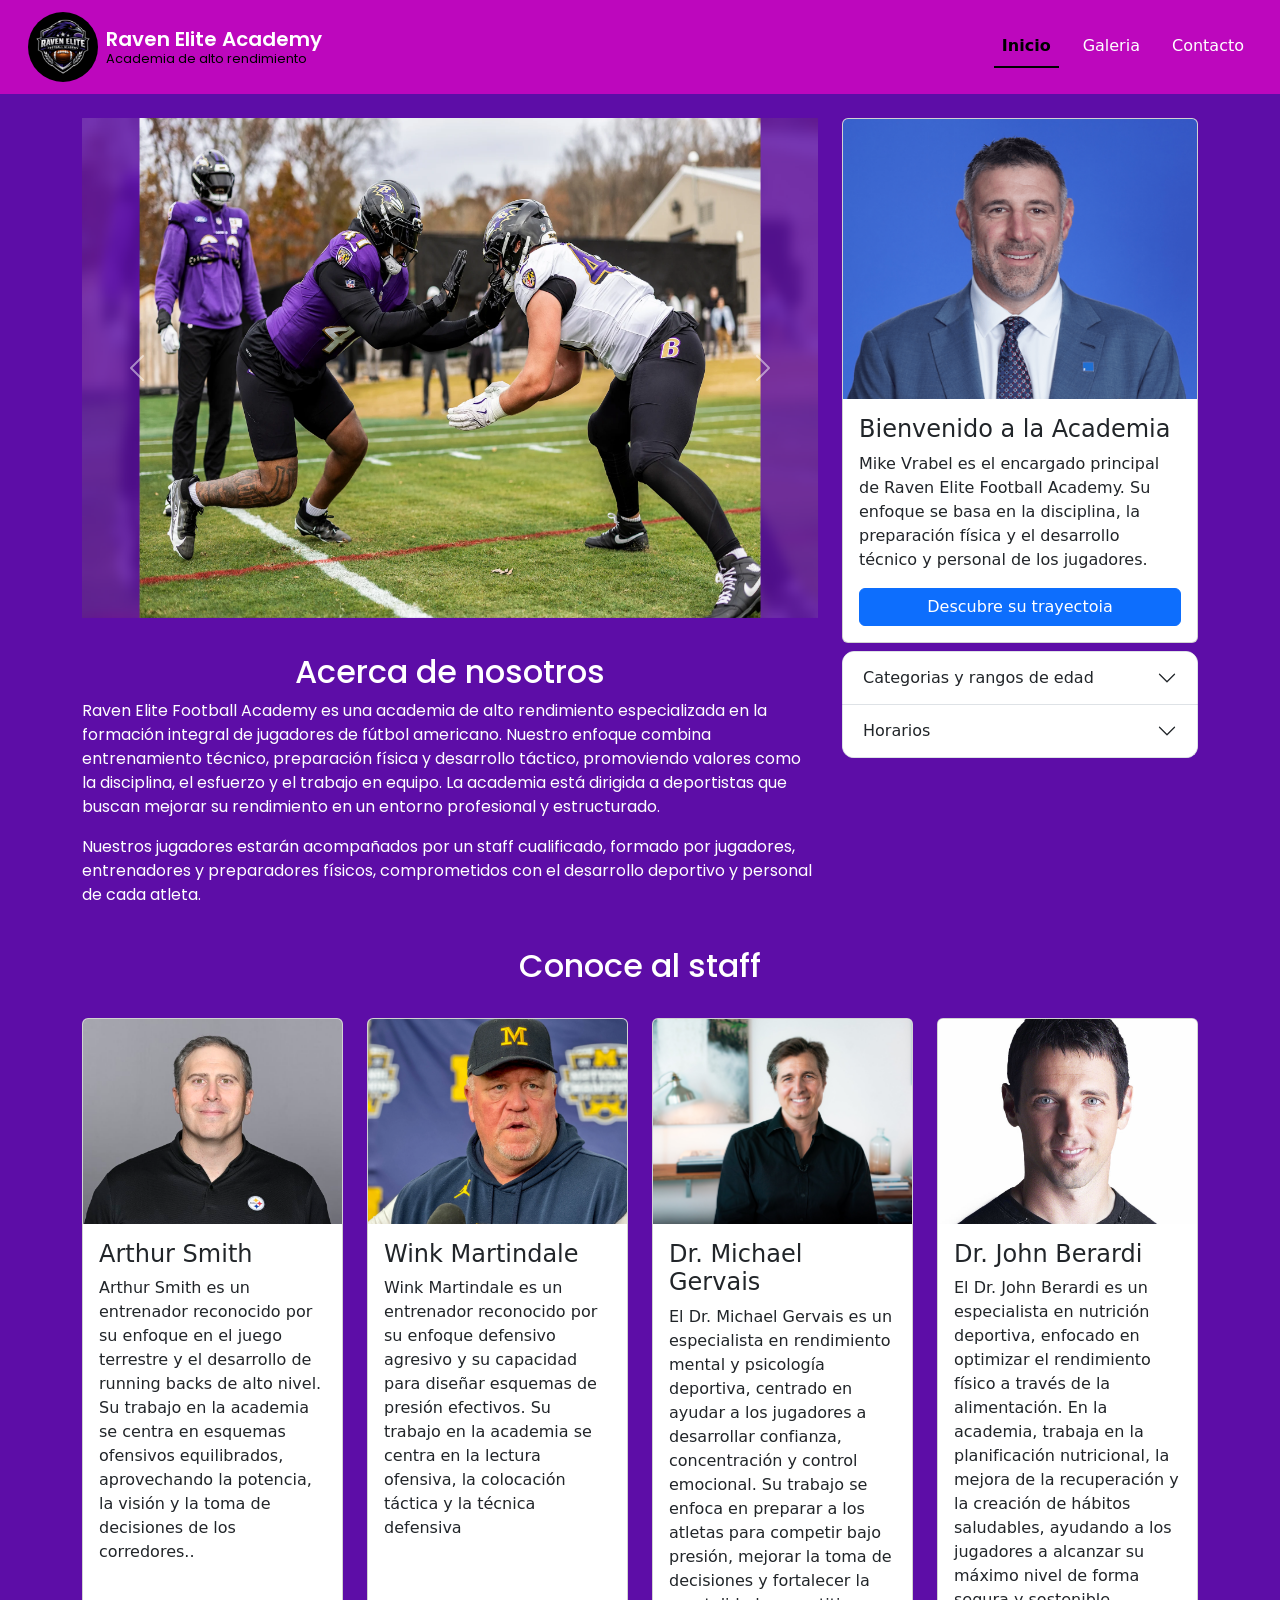
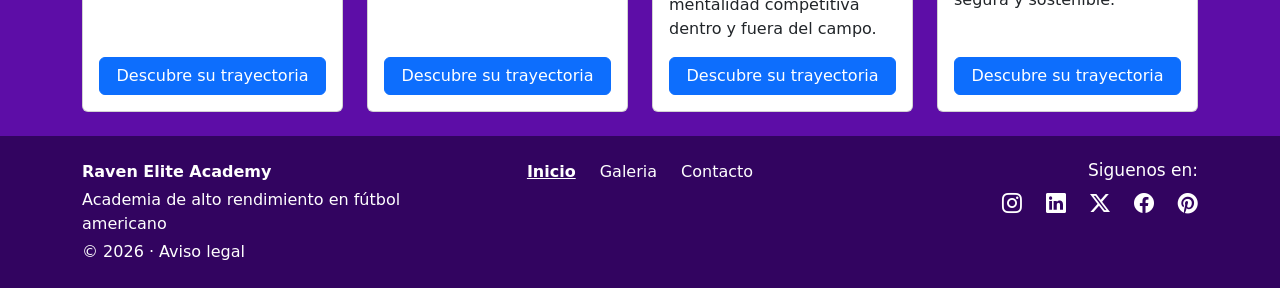
<file: index.html>
<!DOCTYPE html>
<html lang="es">
<head>
    <meta charset="UTF-8">
    <meta name="viewport" content="width=device-width, initial-scale=1.0">
    <title>Raven Elite Academy</title>
    <!--Links-->
    <!--Bootstrap-->
    <link href="https://cdn.jsdelivr.net/npm/bootstrap@5.0.2/dist/css/bootstrap.min.css" rel="stylesheet" integrity="sha384-EVSTQN3/azprG1Anm3QDgpJLIm9Nao0Yz1ztcQTwFspd3yD65VohhpuuCOmLASjC" crossorigin="anonymous">
    <!--Fuente de letra: Poppin-->
    <link href="https://fonts.googleapis.com/css2?family=Poppins:wght@300;400;600;700&display=swap" rel="stylesheet">
    <!--Fuente iconos redes sociales-->
    <link rel="stylesheet" href="https://cdn.jsdelivr.net/npm/bootstrap-icons@1.11.1/font/bootstrap-icons.css">
    <!--CSS-->
    <link rel="stylesheet" href="css/style.css">
</head>
<body>
    <header>
    <nav class="navbar navbar-expand-lg navbar-light ">
    <div class="container-fluid">
        <img class="brand-logo me-2" src="assets/images/logo/logo-academia.png" alt="Imagen Loco" width="70" height="70">
        <div class="navbar-title">
            <a class="navbar-brand mb-0" href="index.html">Raven Elite Academy</a>
            <small class="navbar-subtitle">Academia de alto rendimiento</small>
        </div>
        <button class="navbar-toggler ms-auto" type="button" data-bs-toggle="collapse" data-bs-target="#navbarNav" aria-controls="navbarNav" aria-expanded="false" aria-label="Toggle navigation">
        <span class="navbar-toggler-icon"></span>
        </button>
    <div class="collapse navbar-collapse" id="navbarNav">
        <ul class="navbar-nav ms-auto">
            <li class="nav-item">
            <a class="nav-link active" aria-current="page" href="index.html">Inicio</a>
            </li>
            <li class="nav-item">
            <a class="nav-link" href="views/galeria.html">Galeria</a>
            </li>
            <li class="nav-item">
            <a class="nav-link" href="views/contacto.html">Contacto</a>
        </li>
        </ul>
    </div>
    </div>
    </nav>
</header>

<main>
    
    <div class="container my-4">
        <!--Imagenes de carousel y card de presentacion-->
        <div class="row g-4 align-items-stretch">
            <!--Imagenes carousel-->
            <div class="col-lg-8 col-sm-12">
                <div id="carouselExampleInterval" class="carousel slide carousel-home w-100" data-bs-ride="carousel">
                    <div class="carousel-inner">
                    <div class="carousel-item active" data-bs-interval="2000">
                        <img src="assets/images/carousel/entrenamiento-1.webp" class="d-block w-100" alt="Imagen1" width="500" height="500">
                    </div>
                    <div class="carousel-item" data-bs-interval="2000">
                        <img src="assets/images/carousel/entrenamiento-2.webp" class="d-block w-100" alt="Imagen2" width="500" height="500">
                    </div>
                    <div class="carousel-item" data-bs-interval="2000">
                        <img src="assets/images/carousel/entrenamiento-3.webp" class="d-block w-100" alt="Imagen3" width="500" height="500">
                    </div>
                    <div class="carousel-item" data-bs-interval="2000">
                        <img src="assets/images/carousel/entrenamiento-4.webp" class="d-block w-100" alt="Imagen4" width="500" height="500">
                    </div>
                    <div class="carousel-item" data-bs-interval="2000">
                        <img src="assets/images/carousel/entrenamiento-5.webp" class="d-block w-100" alt="Imagen5" width="500" height="500">
                    </div>
                    <div class="carousel-item" data-bs-interval="2000">
                        <img src="assets/images/carousel/entrenamiento-6.webp" class="d-block w-100" alt="Imagen6" width="500" height="500">
                    </div>
                    <div class="carousel-item" data-bs-interval="2000">
                        <img src="assets/images/carousel/entrenamiento-7.webp" class="d-block w-100" alt="Imagen7" width="500" height="500">
                    </div>
                    <div class="carousel-item" data-bs-interval="2000">
                        <img src="assets/images/carousel/entrenamiento-8.webp" class="d-block w-100" alt="Imagen8" width="500" height="500">
                    </div>
                    </div>
                        <button class="carousel-control-prev" type="button" data-bs-target="#carouselExampleInterval" data-bs-slide="prev">
                        <span class="carousel-control-prev-icon" aria-hidden="true"></span>
                        <span class="visually-hidden">Previous</span>
                        </button>
                        <button class="carousel-control-next" type="button" data-bs-target="#carouselExampleInterval" data-bs-slide="next">
                        <span class="carousel-control-next-icon" aria-hidden="true"></span>
                        <span class="visually-hidden">Next</span>
                        </button>
                </div>
            </div>
            <!--Card de presentacion-->
            <div class="col-lg-4 col-sm-12">
                <div class="card card-staff " >
                    <img src="assets/images/card/presentacion/entrenador.jpg" class="card-img-top card-img-fixed" alt="Imagen presentacion" width="300" height="320">
                <div class="card-body ">
                    <h4 class="card-title">Bienvenido a la Academia</h4>
                    <p class="card-text">Mike Vrabel es el encargado principal de Raven Elite Football Academy. Su enfoque se basa en la disciplina, la preparación física y el desarrollo técnico y personal de los jugadores.</p>
                    <a href="https://www.patriots.com/team/coaches-roster/mike-vrabel" class="btn btn-primary w-100">Descubre su trayectoia</a>
                </div>
                </div>
            </div>
        </div>

        <!--Introducción y accordion-->
        <div class="row">
            <!--Introducción-->
            <div class="col-lg-8 col-sm-12">
                <h3 class="title-intr">Acerca de nosotros</h3>
                <p class="paraf-intr">Raven Elite Football Academy es una academia de alto rendimiento especializada en la formación integral de jugadores de fútbol americano. Nuestro enfoque combina entrenamiento técnico, preparación física y desarrollo táctico, promoviendo valores como la disciplina, el esfuerzo y el trabajo en equipo. La academia está dirigida a deportistas que buscan mejorar su rendimiento en un entorno profesional y estructurado.</p>
                <p class="paraf-intr">Nuestros jugadores estarán acompañados por un staff cualificado, formado por jugadores, entrenadores y preparadores físicos, comprometidos con el desarrollo deportivo y personal de cada atleta. </p>
            </div>
            <div class="col-lg-4 col-sm-12">
                <div class="accordion mt-2" id="accordionFlushExample">
                <div class="accordion-item">
                <h2 class="accordion-header" id="flush-headingOne">
                <button class="accordion-button collapsed" type="button" data-bs-toggle="collapse" data-bs-target="#flush-collapseOne" aria-expanded="false" aria-controls="flush-collapseOne">
                Categorias y rangos de edad
                </button>
                </h2>
            <div id="flush-collapseOne" class="accordion-collapse collapse"  data-bs-parent="#accordionFlushExample">
            <div class="accordion-body">
                <ul>
                    <li>High School: 12-15 años</li>
                    <li>College: 15-19 años</li>
                    <li>NFL: 19-30 años</li>
                </ul>
            </div>
            </div>
            </div>
            <div class="accordion-item">
                <h2 class="accordion-header" id="flush-headingTwo">
                <button class="accordion-button collapsed" type="button" data-bs-toggle="collapse" data-bs-target="#flush-collapseTwo" aria-expanded="false" aria-controls="flush-collapseTwo">
                Horarios
                </button>
                </h2>
            <div id="flush-collapseTwo" class="accordion-collapse collapse"  data-bs-parent="#accordionFlushExample">
            <div class="accordion-body">
                <ul>
                    <li>High School: L-V: 15:00-15:00 S-D: 12:00-13:00</li>
                    <li>College: L-V: 11:00-13:00 S-D: 16:00-18:00</li>
                    <li>NFL: L-V: 18:00-21:00 D: 17:00-21:00</li>
                </ul>
            </div>
            </div>
            </div>
            </div>
            </div>
        </div>
        <!--Cards del staff-->

        <div class="row g-4 align-items-stretch">
            <h3 class="title-intr mt-5">Conoce al staff</h3>
            <div class="col-lg-3 col-sm-12">
                <div class="card w-100 h-100 " >
                    <img src="assets/images/card/staff/coordinador-ofensivo.jpg" class="card-img-top staff-img" alt="Coordinador ofensivo" width="300" height="205">
                <div class="card-body d-flex flex-column">
                    <h4 class="card-title">Arthur Smith</h4>
                    <p class="card-text">Arthur Smith es un entrenador reconocido por su enfoque en el juego terrestre y el desarrollo de running backs de alto nivel. Su trabajo en la academia se centra en esquemas ofensivos equilibrados, aprovechando la potencia, la visión y la toma de decisiones de los corredores..</p>
                    <a href="https://en.wikipedia.org/wiki/Arthur_Smith_(American_football,_born_1982)" class="btn btn-primary mt-auto w-100">Descubre su trayectoria</a>
                </div>
                </div>
            </div>
            <div class="col-lg-3 col-sm-12">
                <div class="card w-100 h-100" >
                    <img src="assets/images/card/staff/coordinador-defensivo.webp" class="card-img-top staff-img" alt="Coordinador defensivo" width="300" height="205">
                <div class="card-body d-flex flex-column">
                    <h4 class="card-title">Wink Martindale</h4>
                    <p class="card-text">Wink Martindale es un entrenador reconocido por su enfoque defensivo agresivo y su capacidad para diseñar esquemas de presión efectivos. Su trabajo en la academia se centra en la lectura ofensiva, la colocación táctica y la técnica defensiva</p>
                    <a href="https://mgoblue.com/sports/football/roster/coaches/wink-martindale/6659" class="btn btn-primary mt-auto w-100">Descubre su trayectoria</a>
                </div>
                </div>
            </div>
            <div class="col-lg-3 col-sm-12">
                <div class="card w-100 h-100" >
                    <img src="assets/images/card/staff/coach-mental.jpg" class="card-img-top staff-img" alt="Coach Mental" width="300" height="205">
                <div class="card-body d-flex flex-column">
                    <h4 class="card-title">Dr. Michael Gervais</h4>
                    <p class="card-text">El Dr. Michael Gervais es un especialista en rendimiento mental y psicología deportiva, centrado en ayudar a los jugadores a desarrollar confianza, concentración y control emocional. Su trabajo se enfoca en preparar a los atletas para competir bajo presión, mejorar la toma de decisiones y fortalecer la mentalidad competitiva dentro y fuera del campo.</p>
                    <a href="https://findingmastery.com/" class="btn btn-primary mt-auto w-100">Descubre su trayectoria</a>
                </div>
                </div>
            </div>
             <div class="col-lg-3 col-sm-12">
                <div class="card w-100 h-100" >
                    <img src="assets/images/card/staff/nutricionista-coach.jpg" class="card-img-top staff-img" alt="Nutricionista" width="300" height="205">
                <div class="card-body d-flex flex-column">
                    <h4 class="card-title">Dr. John Berardi</h4>
                    <p class="card-text">El Dr. John Berardi es un especialista en nutrición deportiva, enfocado en optimizar el rendimiento físico a través de la alimentación. En la academia, trabaja en la planificación nutricional, la mejora de la recuperación y la creación de hábitos saludables, ayudando a los jugadores a alcanzar su máximo nivel de forma segura y sostenible.</p>
                    <a href="https://www.johnberardi.com/" class="btn btn-primary mt-auto w-100">Descubre su trayectoria</a>
                </div>
                </div>
            </div>
        </div>
    </div>

</main>

<footer class="footer">
    <div class="container">
        <div class="row g-4">
            <div class="col-lg-4 col-sm-12">
                <p class="mb-1 fw-bold">Raven Elite Academy</p>
                <p class="mb-1">Academia de alto rendimiento en fútbol americano</p>
                <p class="mb-0">© 2026 · Aviso legal</p>
            </div>
            <div class="col-lg-4 col-sm-12">
                <div class="footer-menu">
                <a href="index.html" class="footer-link active" aria-current="page">Inicio</a>
                <a href="views/galeria.html" class="footer-link">Galeria</a>
                <a href="views/contacto.html" class="footer-link">Contacto</a>
                </div>
                
            </div>
            <div class="col-lg-4 col-sm-12">
                <h4 class="footer-title">Siguenos en: </h4>
                <div class="footer-social">
                    <a href="https://www.instagram.com/davantemasterd/" target="_blank" aria-label="Instagram">
                        <i class="bi bi-instagram"></i>
                    </a>
                    <a href="https://es.linkedin.com/school/master-d/" target="_blank" aria-label="Linkedin">
                        <i class="bi bi-linkedin"></i>
                    </a>
                    <a href="https://x.com/DavanteMasterd" target="_blank" aria-label="X-twitter">
                        <i class="bi bi-twitter-x"></i>
                    </a>
                    <a href="https://www.facebook.com/DavanteMasterDoposiciones/" target="_blank" aria-label="Facebook">
                        <i class="bi bi-facebook"></i>
                    </a>
                    <a href="https://es.pinterest.com/masterdformacion/" target="_blank" aria-label="Pinterest">
                        <i class="bi bi-pinterest"></i>
                    </a>
                </div>
            </div>
        </div>
    </div>
    <!--Paginacion-->
    
</footer>

    <!--Scripts-->
    <!--Bootstrap-->
    <script src="https://cdn.jsdelivr.net/npm/bootstrap@5.0.2/dist/js/bootstrap.bundle.min.js" integrity="sha384-MrcW6ZMFYlzcLA8Nl+NtUVF0sA7MsXsP1UyJoMp4YLEuNSfAP+JcXn/tWtIaxVXM" crossorigin="anonymous"></script>
</body>
</html>
</file>
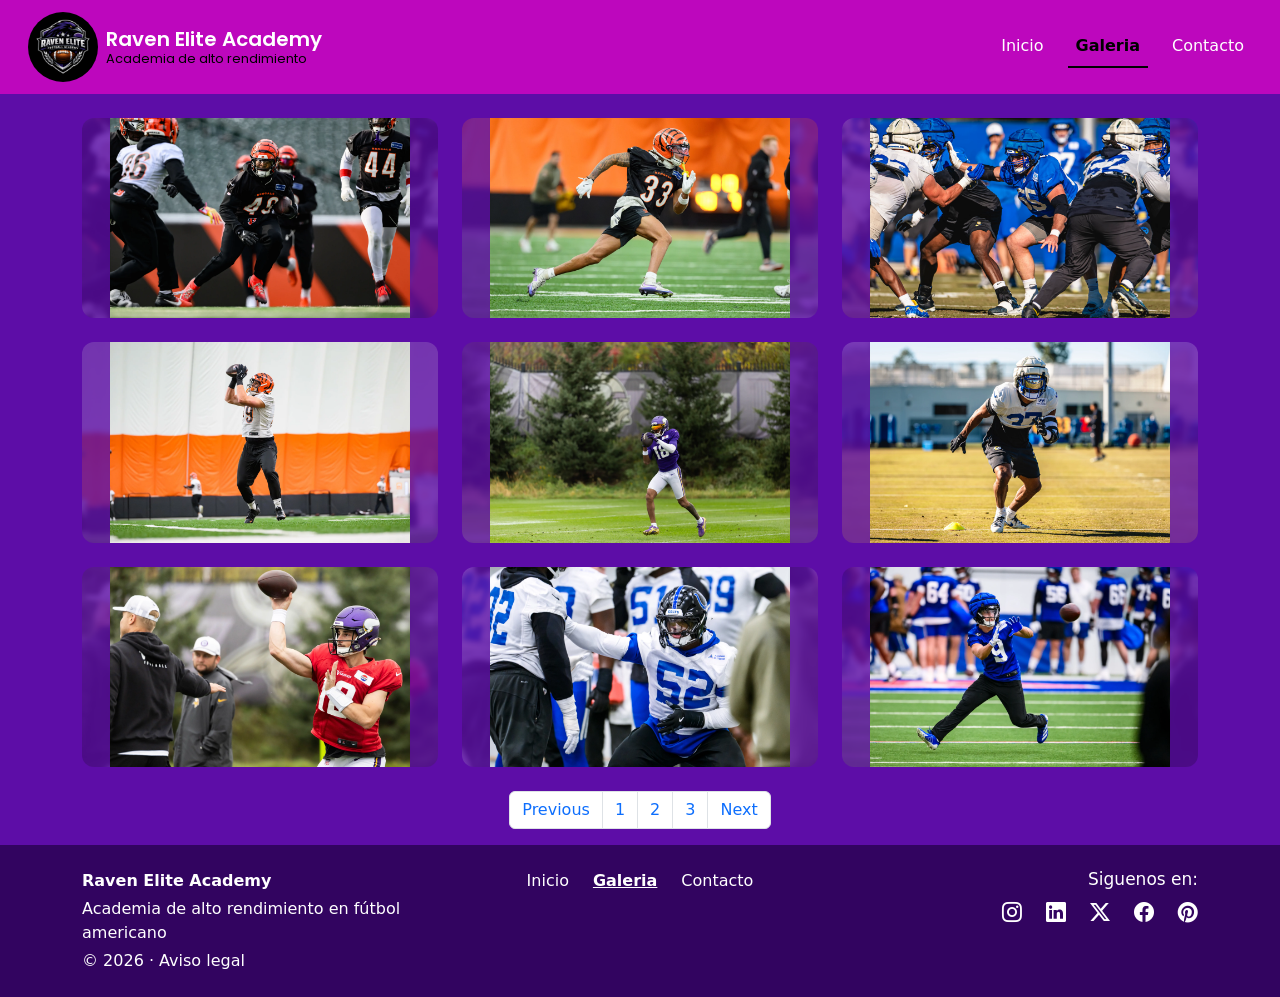
<file: views/galeria.html>
<!DOCTYPE html>
<html lang="es">
<head>
    <meta charset="UTF-8">
    <meta name="viewport" content="width=device-width, initial-scale=1.0">
    <title>Raven Elite Academy</title>
    <!--Links-->
    <!--Bootstrap-->
    <link href="https://cdn.jsdelivr.net/npm/bootstrap@5.0.2/dist/css/bootstrap.min.css" rel="stylesheet" integrity="sha384-EVSTQN3/azprG1Anm3QDgpJLIm9Nao0Yz1ztcQTwFspd3yD65VohhpuuCOmLASjC" crossorigin="anonymous">
    <!--Fuente de letra: Poppin-->
    <link href="https://fonts.googleapis.com/css2?family=Poppins:wght@300;400;600;700&display=swap" rel="stylesheet">
    <!--Fuente iconos redes sociales-->
    <link rel="stylesheet" href="https://cdn.jsdelivr.net/npm/bootstrap-icons@1.11.1/font/bootstrap-icons.css">
    <!--CSS-->
    <link rel="stylesheet" href="../css/style.css">
</head>
<body>
    <header>
    <nav class="navbar navbar-expand-lg navbar-light ">
    <div class="container-fluid">
        <img class="brand-logo me-2" src="../assets/images/logo/logo-academia.png" alt="Imagen Loco" width="70" height="70">
        <div class="navbar-title">
            <a class="navbar-brand mb-0" href="../index.html">Raven Elite Academy</a>
            <small class="navbar-subtitle">Academia de alto rendimiento</small>
        </div>
        <button class="navbar-toggler" type="button" data-bs-toggle="collapse" data-bs-target="#navbarNav" aria-controls="navbarNav" aria-expanded="false" aria-label="Toggle navigation">
        <span class="navbar-toggler-icon"></span>
        </button>
    <div class="collapse navbar-collapse" id="navbarNav">
        <ul class="navbar-nav ms-auto">
            <li class="nav-item">
            <a class="nav-link "  href="../index.html">Inicio</a>
            </li>
            <li class="nav-item">
            <a class="nav-link active" aria-current="page" href="galeria.html">Galeria</a>
            </li>
            <li class="nav-item">
            <a class="nav-link" href="contacto.html">Contacto</a>
        </li>
        </ul>
    </div>
    </div>
    </nav>
</header>

<main>
    <div class="container my-4 ">
        <div class="row g-4">
            
            <div class="col-lg-4 col-sm-12">
                <div class="galeria-item">
                <img class="img-fluid galeria-img" src="../assets/images/Galeria/imagen1.webp" alt="Imagen 1" width="400" height="400">
                </div>
            </div>
            <div class="col-lg-4 col-sm-12">
                <div class="galeria-item">
                <img class="img-fluid galeria-img" src="../assets/images/Galeria/imagen4.webp" alt="Imagen 4" width="400" height="400">
                </div>
            </div>
            <div class="col-lg-4 col-sm-12">
                <div class="galeria-item">
                <img class="img-fluid galeria-img" src="../assets/images/Galeria/imagen7.webp" alt="Imagen 7" width="400" height="400">
                </div>
            </div>
            <div class="col-lg-4 col-sm-12">
                <div class="galeria-item">
                <img class="img-fluid galeria-img" src="../assets/images/Galeria/imagen5.webp" alt="Imagen 5" width="400" height="400">
                </div>
            </div>
            <div class="col-lg-4 col-sm-12">
                <div class="galeria-item">
                <img class="img-fluid galeria-img" src="../assets/images/Galeria/imagen2.webp" alt="Imagen 2" width="400" height="400">
                </div>
            </div>
            <div class="col-lg-4 col-sm-12">
                <div class="galeria-item">
                <img class="img-fluid galeria-img" src="../assets/images/Galeria/imagen6.webp" alt="Imagen 6" width="400" height="400">
                </div>
            </div>
            <div class="col-lg-4 col-sm-12">
                <div class="galeria-item">
                <img class="img-fluid galeria-img" src="../assets/images/Galeria/imagen3.webp" alt="Imagen 3" width="400" height="400">
                </div>
            </div>
            <div class="col-lg-4 col-sm-12">
                <div class="galeria-item">
                <img class="img-fluid galeria-img" src="../assets/images/Galeria/imagen8.webp" alt="Imagen 8" width="400" height="400">
                </div>
            </div>
            <div class="col-lg-4 col-sm-12">
                <div class="galeria-item">
                <img class="img-fluid galeria-img" src="../assets/images/Galeria/imagen9.webp" alt="Imagen 9" width="400" height="400">
                </div>
            </div>
        </div>
    </div>
    <nav aria-label="Page navigation example">
  <ul class="pagination">
    <li class="page-item"><a class="page-link" href="#">Previous</a></li>
    <li class="page-item"><a class="page-link" href="#">1</a></li>
    <li class="page-item"><a class="page-link" href="#">2</a></li>
    <li class="page-item"><a class="page-link" href="#">3</a></li>
    <li class="page-item"><a class="page-link" href="#">Next</a></li>
  </ul>
</nav>


</main>

<footer class="footer">
    <div class="container">
        <div class="row g-4">
            <div class="col-lg-4 col-sm-12">
                <p class="mb-1 fw-bold">Raven Elite Academy</p>
                <p class="mb-1">Academia de alto rendimiento en fútbol americano</p>
                <p class="mb-0">© 2026 · Aviso legal</p>
            </div>
            <div class="col-lg-4 col-sm-12">
                <div class="footer-menu">
                <a href="../index.html" class="footer-link" >Inicio</a>
                <a href="galeria.html" class="footer-link active" aria-current="page">Galeria</a>
                <a href="contacto.html" class="footer-link">Contacto</a>
                </div>
                
            </div>
            <div class="col-lg-4 col-sm-12">
                <h4 class="footer-title">Siguenos en: </h4>
                <div class="footer-social">
                    <a href="https://www.instagram.com/davantemasterd/" target="_blank" aria-label="Instagram">
                        <i class="bi bi-instagram"></i>
                    </a>
                    <a href="https://es.linkedin.com/school/master-d/" target="_blank" aria-label="Linkedin">
                        <i class="bi bi-linkedin"></i>
                    </a>
                    <a href="https://x.com/DavanteMasterd" target="_blank" aria-label="X-twitter">
                        <i class="bi bi-twitter-x"></i>
                    </a>
                    <a href="https://www.facebook.com/DavanteMasterDoposiciones/" target="_blank" aria-label="Facebook">
                        <i class="bi bi-facebook"></i>
                    </a>
                    <a href="https://es.pinterest.com/masterdformacion/" target="_blank" aria-label="Pinterest">
                        <i class="bi bi-pinterest"></i>
                    </a>
                </div>
            </div>
        </div>
    </div>
</footer>

    <!--Scripts-->
    <!--Bootstrap-->
    <script src="https://cdn.jsdelivr.net/npm/bootstrap@5.0.2/dist/js/bootstrap.bundle.min.js" integrity="sha384-MrcW6ZMFYlzcLA8Nl+NtUVF0sA7MsXsP1UyJoMp4YLEuNSfAP+JcXn/tWtIaxVXM" crossorigin="anonymous"></script>
</body>
</html>
</file>
<file: css/style.css>
body{
    background-color: rgb(93, 13, 167);
}
/* INICIO HEADER */
.brand-logo{
    border-radius: 50px;
}

.navbar{
    background-color: #bd07bd;
    padding: 0.75rem 1rem;
}


.navbar-brand{
    font-weight: 550;
    color: white;
    font-family: 'Poppins', sans-serif;
}

.nav-link{
    color: white;
    margin-left: 1rem;
}

.nav-link.active{
    font-weight: 700;
    border-bottom: 2px solid #000000;
}

.navbar-title{
    line-height: 1.2;
}

.navbar-subtitle{
    display: block;
    font-size: 0.8rem;
    color: #000000;
    font-family: 'Poppins',sans-serif;
}
@media (max-width: 991.98px){

  .brand-logo{
    width: 50px;
    height: 50px;
  }

  .navbar-brand{
    font-size: 1rem;
  }

  .navbar-subtitle{
    font-size: 0.7rem;
  }

}


/*FIN HEADER*/
/*INICIO MAIN*/

/* INDEX.HTML */
.carousel-home .carousel-item{
    width: 100%;
    object-fit: cover;
    
}
@media (max-width: 992px){
    .carousel-home .carousel-item{
        height: 420px;
    }
    .carousel-home .carousel-item img{
        height: 420px;
        width: 100%;
        object-fit:  cover;
    }
}
.card-staff{
    height: 200px;
}
@media (max-width: 576px){
    .carousel-home .carousel-item,
    .carousel-home .carousel-item img{
        height: 270px;
    }
    .carousel-home .carousel-item img{
        width: 100%;
        object-fit: cover;
    }
}

.card-staff{
    height: auto;
}

.card-img-fixed{
    height: 280px;
    object-fit: cover;
}
.title-intr{
    font-family: 'Poppins',sans-serif;
    color: white;
    text-align: center;
    margin-top: 10px;
    font-size: 32px;
}
.paraf-intr{
    font-family: 'Poppins',sans-serif;
    color: white;

}
.accordion-item{
    border-radius: 0;
}
.accordion-item:first-child{
    border-top-left-radius: 12px;
    border-top-right-radius: 12px;
}
.accordion-item:last-child{
    border-bottom-left-radius: 12px;
    border-bottom-right-radius: 12px;
}
.accordion-item{
    overflow: hidden;
}
.staff-img{
    height: 205px;
    width: 100%;
    object-fit: cover;
}
/*FIN DE INDEX.HTML */
/*INICIO MAIN GALERIA.HMTL */
.galeria-item{
    overflow: hidden;
    border-radius: 12px;
}

.galeria-img{
    transition: transform 0.3s ease, box-shadow 0.3s ease;
}

.galeria-item:hover .galeria-img{
    transform: scale(1.18);
    box-shadow: 0 12px 30px rgba(0,0,0,0.35);
}
.pagination{
    display: flex;
    justify-content: center;
    
}
/*FIN GALERIA.HMTL */
/*INICIO CONTACTO.HMTL */

.title{
    font-family: 'Poppins',sans-serif;
    text-align: center;
    color: #fff;
    margin-top: 5px;
}
.formulario{
    background: #ffffff;
    display: block;
    width: 100%;
    max-width: 1000px;
    margin: 0 auto;
    padding: 2rem;
    border-radius: 12px;
    box-shadow: 0 10px 30px rgba(0, 0, 0, 0.1);
}
.form-grid{
    display: grid;
    grid-template-columns: 1fr 1fr;
    gap: 1.5rem;
}
.form-item.full{
    grid-column: 1 / -1;
}
.form-item{
    margin-bottom: .75rem;
}
.form-item label{
    display: block;
    margin-bottom: .25rem;
    font-weight: 600;
}
.form-item input, .form-item textarea{
    width: 100%;
    padding: .75rem 1rem;
    border: 1px solid #cfcfcf;
    border-radius: 12px;
    outline: none;
}
.form-item textarea{
    min-height: 160px;
    resize: vertical;
}
.form-item input:focus, .form-item textarea:focus{
    border-color: #7a2cff;
    box-shadow: 0 0 0 3px rgba(122,44,255,.15);
}
.form-buttons{
    grid-column: 1 / -1;
    text-align: center;
    margin-top: 1rem;
    display: flex;
    justify-content: center;
    gap: 1.2rem;

}
.form-buttons button{
    padding: .6rem 1.2rem;
    border-radius: 10px;
    border: 0;
    font-weight: 600;
    cursor: pointer;
    margin: 0;
   
}
.form-buttons button[type="submit"]{
    background: #0d6efd;
    color: #fff;
}
.form-buttons button[type="reset"]{
    background: #0d6efd;
    color: #fff;
}
.form-buttons button:hover{
  transform: translateY(-1px);
  transition: .2s;
}
@media (max-width: 576px){
    .form-grid{
        grid-template-columns: 1fr;
    }
}

#map{
    width: 100%;
    height: 508px;
    overflow: hidden;
    border-radius: 12px;
}
.map-msg{
    margin-top: .75rem;
    font-size: .95rem;
}
/*FIN CONACTO.HTML */
/*FIN MAIN*/
/*FOOTER*/
.footer{
    background-color: #320460;
    color: #ffffff;
    padding: 1.5rem 0;
}
.footer-link{
  color: #fff;
  opacity: 1;
  text-decoration: none;

}

.footer-link.active{
  opacity: 1;
  font-weight: 600;
  text-decoration: underline;
}
.footer-menu{
    display: flex;
    
    justify-content: center;
    gap: 1.5rem;
}
.footer-social{
    display: flex;
    gap: 1.5rem;
    justify-content: flex-end;
}
.footer-social a{
    color: #fff;
    font-size: 20px;
    transition: opacity 0.2s ease;
}
.footer-social a:hover{
    opacity: 0.7;
}
.footer-title{
    display: flex;
    justify-content: flex-end;
    font-size: 17px;
}
@media (max-width: 576px){
    .footer-title{
        display: flex;
        justify-content: flex-start;
    }
    .footer-social{
        display: flex;
        justify-content: center;
    }
}
</file>
